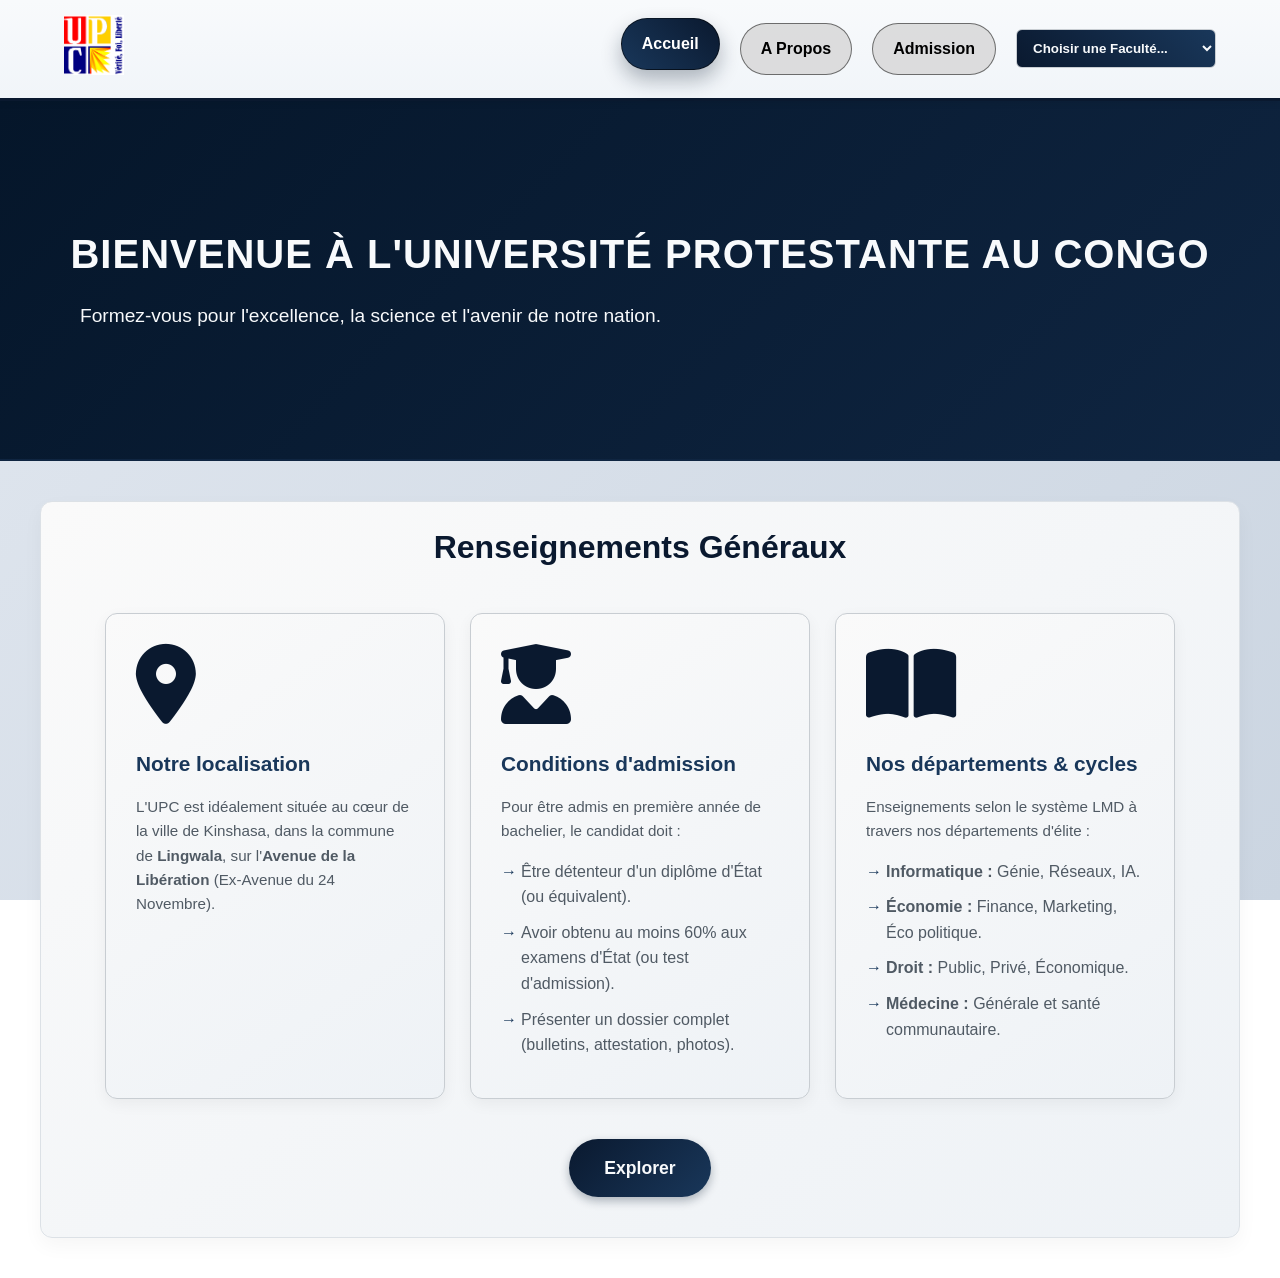
<file: lastproject/index.html>
<!DOCTYPE html>
<html lang="fr">
<head>
    <meta charset="UTF-8">
    <meta name="viewport" content="width=device-width, initial-scale=1.0">
    <title>UPC - Renseignements</title>
    <link rel="stylesheet" href="https://cdnjs.cloudflare.com/ajax/libs/font-awesome/6.4.0/css/all.min.css">
    <link rel="stylesheet" href="style.css">
</head>
<body>
    <nav class="nav-bar">
        <div class="logo">
            <img src="logoupc.png" alt="Logo de l'Université Protestante au Congo" class="logo-upc">
        </div>
        <ul class="nav-links">
            <li><a href="index.html" class="active">Accueil</a></li>
            <li><a href="apropos.html">A Propos</a></li>
            <li><a href="Conditions.html">Admission</a></li>
            <select class="select-faculte" onchange="if(this.value) window.location.href=this.value;">
                    <option value="" disabled selected>Choisir une Faculté...</option>
                    <option value="Fasi.html">Sciences Informatiques</option> 
                    <option value="Medecine.html">Médecine</option>
                    <option value="Droit.html">Droit</option>
                    <option value="Economie.html">Économie</option>
                    <option value="theologie.html">Théologie</option>
                </select>
        </ul>
    </nav>

    <header class="hero-section">
        <div class="hero-content">
            <h1>BIENVENUE À L'UNIVERSITÉ PROTESTANTE AU CONGO</h1> 
            <p>Formez-vous pour l'excellence, la science et l'avenir de notre nation.</p> 
        </div>
    </header>

    <main class="renseignements container">
        <h2 class="section-title">Renseignements Généraux</h2> 
        
        <div class="renseignements-grid">
            <div class="card impo">
                <div class="card-icon"><i class="fas fa-map-marker-alt fa-2x"></i></div>
                <h3>Notre localisation</h3>
                <p>L'UPC est idéalement située au cœur de la ville de Kinshasa, dans la commune de <strong>Lingwala</strong>, sur l'<strong>Avenue de la Libération</strong> (Ex-Avenue du 24 Novembre).</p>
            </div>

            <div class="card impo">
                <div class="card-icon"><i class="fas fa-user-graduate fa-2x"></i></div>
                <h3>Conditions d'admission</h3> 
                <p>Pour être admis en première année de bachelier, le candidat doit :</p>
                <ul>
                    <li>Être détenteur d'un diplôme d'État (ou équivalent).</li>
                    <li>Avoir obtenu au moins 60% aux examens d'État (ou test d'admission).</li>
                    <li>Présenter un dossier complet (bulletins, attestation, photos).</li>
                </ul>
            </div> 

            <div class="card impo">
                <div class="card-icon"><i class="fas fa-book-open fa-2x"></i></div>
                <h3>Nos départements & cycles</h3>
                <p>Enseignements selon le système LMD à travers nos départements d'élite :</p>
                <ul>
                    <li><strong>Informatique :</strong> Génie, Réseaux, IA.</li>
                    <li><strong>Économie :</strong> Finance, Marketing, Éco politique.</li>
                    <li><strong>Droit :</strong> Public, Privé, Économique.</li> 
                    <li><strong>Médecine :</strong> Générale et santé communautaire.</li>
                </ul>
            </div>
        </div>

        <div class="action-bas container-bouton">
            <a href="apropos.html" class="btn-valider">Explorer</a>
        </div>
    </main>
</body>
</html>
</file>
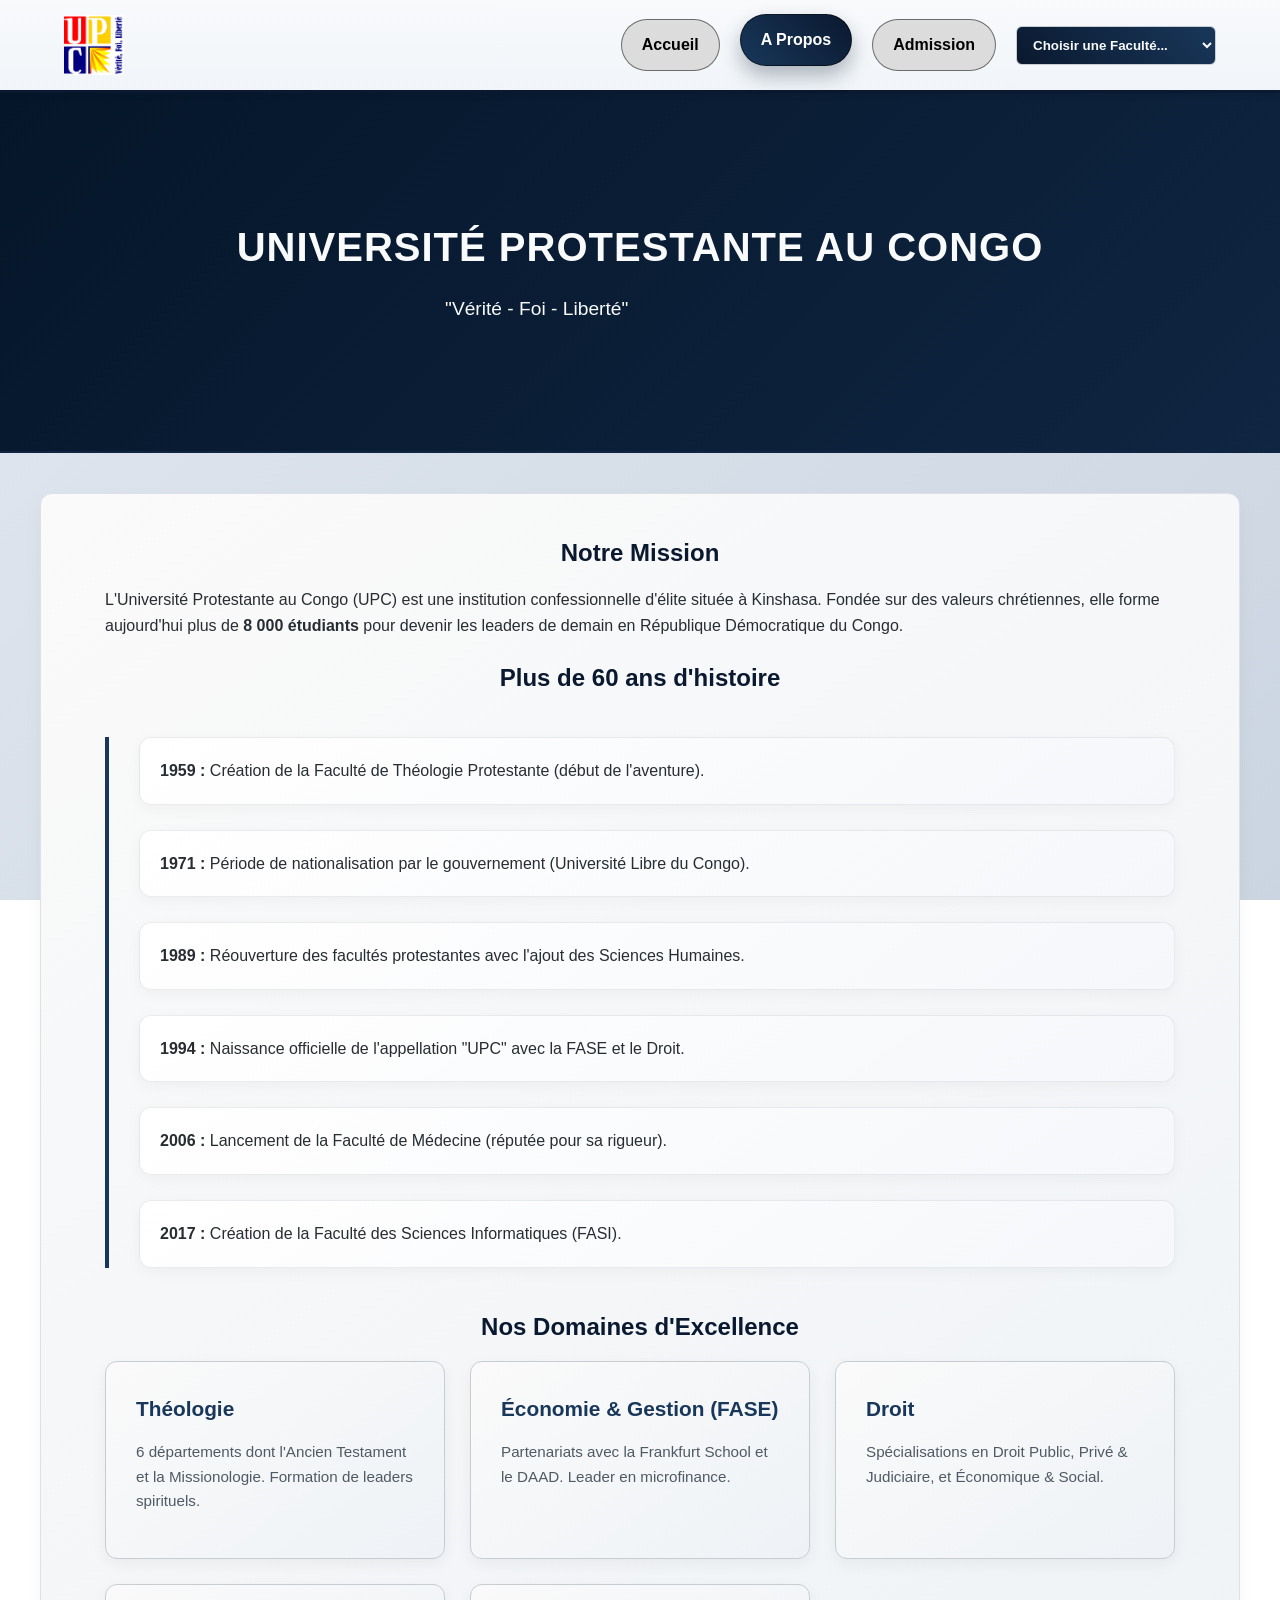
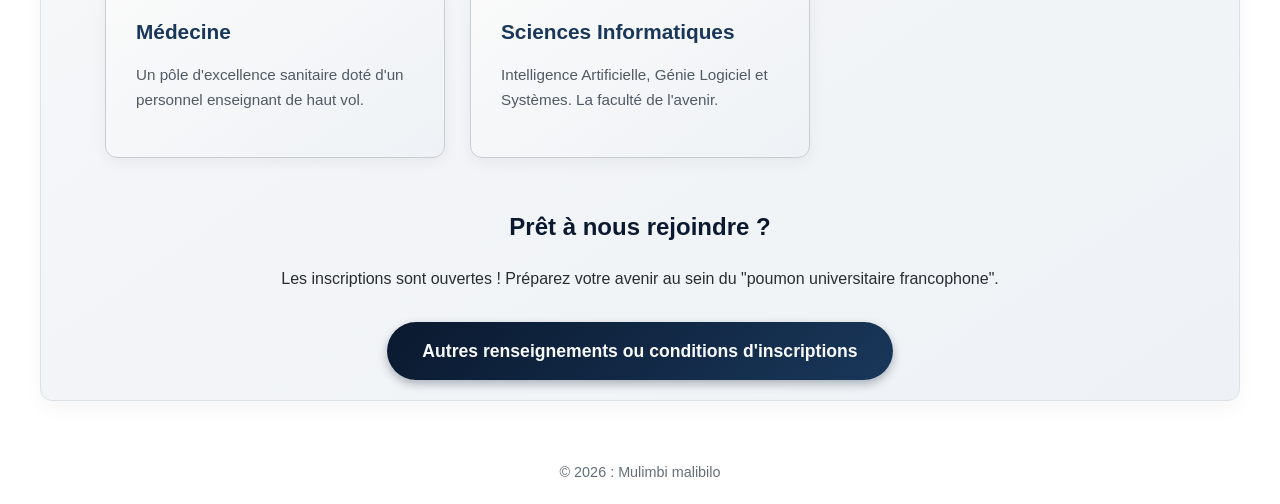
<file: lastproject/apropos.html>
<!DOCTYPE html>
<html lang="fr">
<head>
    <meta charset="UTF-8">
    <meta name="viewport" content="width=device-width, initial-scale=1.0">
    <title>Découvrir l'UPC - Excellence et Foi</title>
    <link rel="stylesheet" href="style.css">
</head>
<body>
   
    <nav class="nav-bar">
        <img src="logoupc.png" alt="Logo de l'Université Protestante au Congo" class="logo-upc">
         <ul class="nav-links">
            <li><a href="index.html">Accueil</a></li>
            <li><a href="apropos.html" class="active">A Propos</a></li>
            <li><a href="Conditions.html">Admission</a></li>
            <select class="select-faculte" onchange="if(this.value) window.location.href=this.value;">
                    <option value="" disabled selected>Choisir une Faculté...</option>
                    <option value="Fasi.html">Sciences Informatiques</option> 
                    <option value="Medecine.html">Médecine</option>
                    <option value="Droit.html">Droit</option>
                    <option value="Economie.html">Économie</option>
                    <option value="theologie.html">Théologie</option>
                </select>
        </ul>
    </nav>
    </nav>

    <header class="hero-section fade-in">
        <div class="hero-content">
            <h1>Université Protestante au Congo</h1>
            <p>"Vérité - Foi - Liberté"</p>
        </div>
    </header>

    <main class="container">
        
        <section class="intro slide-up">
            <h2 class="title">Notre Mission</h2>
            <p>L'Université Protestante au Congo (UPC) est une institution confessionnelle d'élite située à Kinshasa. Fondée sur des valeurs chrétiennes, elle forme aujourd'hui plus de <strong>8 000 étudiants</strong> pour devenir les leaders de demain en République Démocratique du Congo.</p>
        </section>

        <section class="history">
            <h2 class="title">Plus de 60 ans d'histoire</h2>
            <div class="temps">
                <div class="etape">
                    <strong>1959 :</strong> Création de la Faculté de Théologie Protestante (début de l'aventure).
                </div>
                <div class="etape">
                    <strong>1971 :</strong> Période de nationalisation par le gouvernement (Université Libre du Congo).
                </div>
                <div class="etape">
                    <strong>1989 :</strong> Réouverture des facultés protestantes avec l'ajout des Sciences Humaines.
                </div>
                <div class="etape">
                    <strong>1994 :</strong> Naissance officielle de l'appellation "UPC" avec la FASE et le Droit.
                </div>
                <div class="etape">
                    <strong>2006 :</strong> Lancement de la Faculté de Médecine (réputée pour sa rigueur).
                </div>
                <div class="etape">
                    <strong>2017 :</strong> Création de la Faculté des Sciences Informatiques (FASI).
                </div>
            </div>
        </section>

        <section class="facultés">
            <h2 class="title">Nos Domaines d'Excellence</h2>
            <div class="grid">
                <div class="facultétheologie">
                    <h3>Théologie</h3>
                    <p>6 départements dont l'Ancien Testament et la Missionologie. Formation de leaders spirituels.</p>
                </div>
                <div class="facultéfase">
                    <h3>Économie & Gestion (FASE)</h3>
                    <p>Partenariats avec la Frankfurt School et le DAAD. Leader en microfinance.</p>
                </div>
                <div class="facultédroit">
                    <h3>Droit</h3>
                    <p>Spécialisations en Droit Public, Privé & Judiciaire, et Économique & Social.</p>
                </div>
                <div class="facultémedecine">
                    <h3>Médecine</h3>
                    <p>Un pôle d'excellence sanitaire doté d'un personnel enseignant de haut vol.</p>
                </div>
                <div class="facultéinfo">
                    <h3>Sciences Informatiques</h3>
                    <p>Intelligence Artificielle, Génie Logiciel et Systèmes. La faculté de l'avenir.</p>
                </div>
            </div>
        </section>

        <section class="admission slide-up" style="text-align: center; margin-top: 50px;">
            <h2 class="title" style="text-align: center; margin-bottom: 20px;">Prêt à nous rejoindre ?</h2>
            <p style="margin-bottom: 30px;">Les inscriptions sont ouvertes ! Préparez votre avenir au sein du "poumon universitaire francophone".</p>
            <a href="Conditions.html" class="btn-primary">Autres renseignements ou conditions d'inscriptions</a>
        </section>

    </main>

    <footer style="text-align: center; padding: 20px; color: rgb(100,110,120); font-size: 0.9rem;">
        &copy; 2026 : Mulimbi malibilo
    </footer>
    
</body>
</html>
</file>
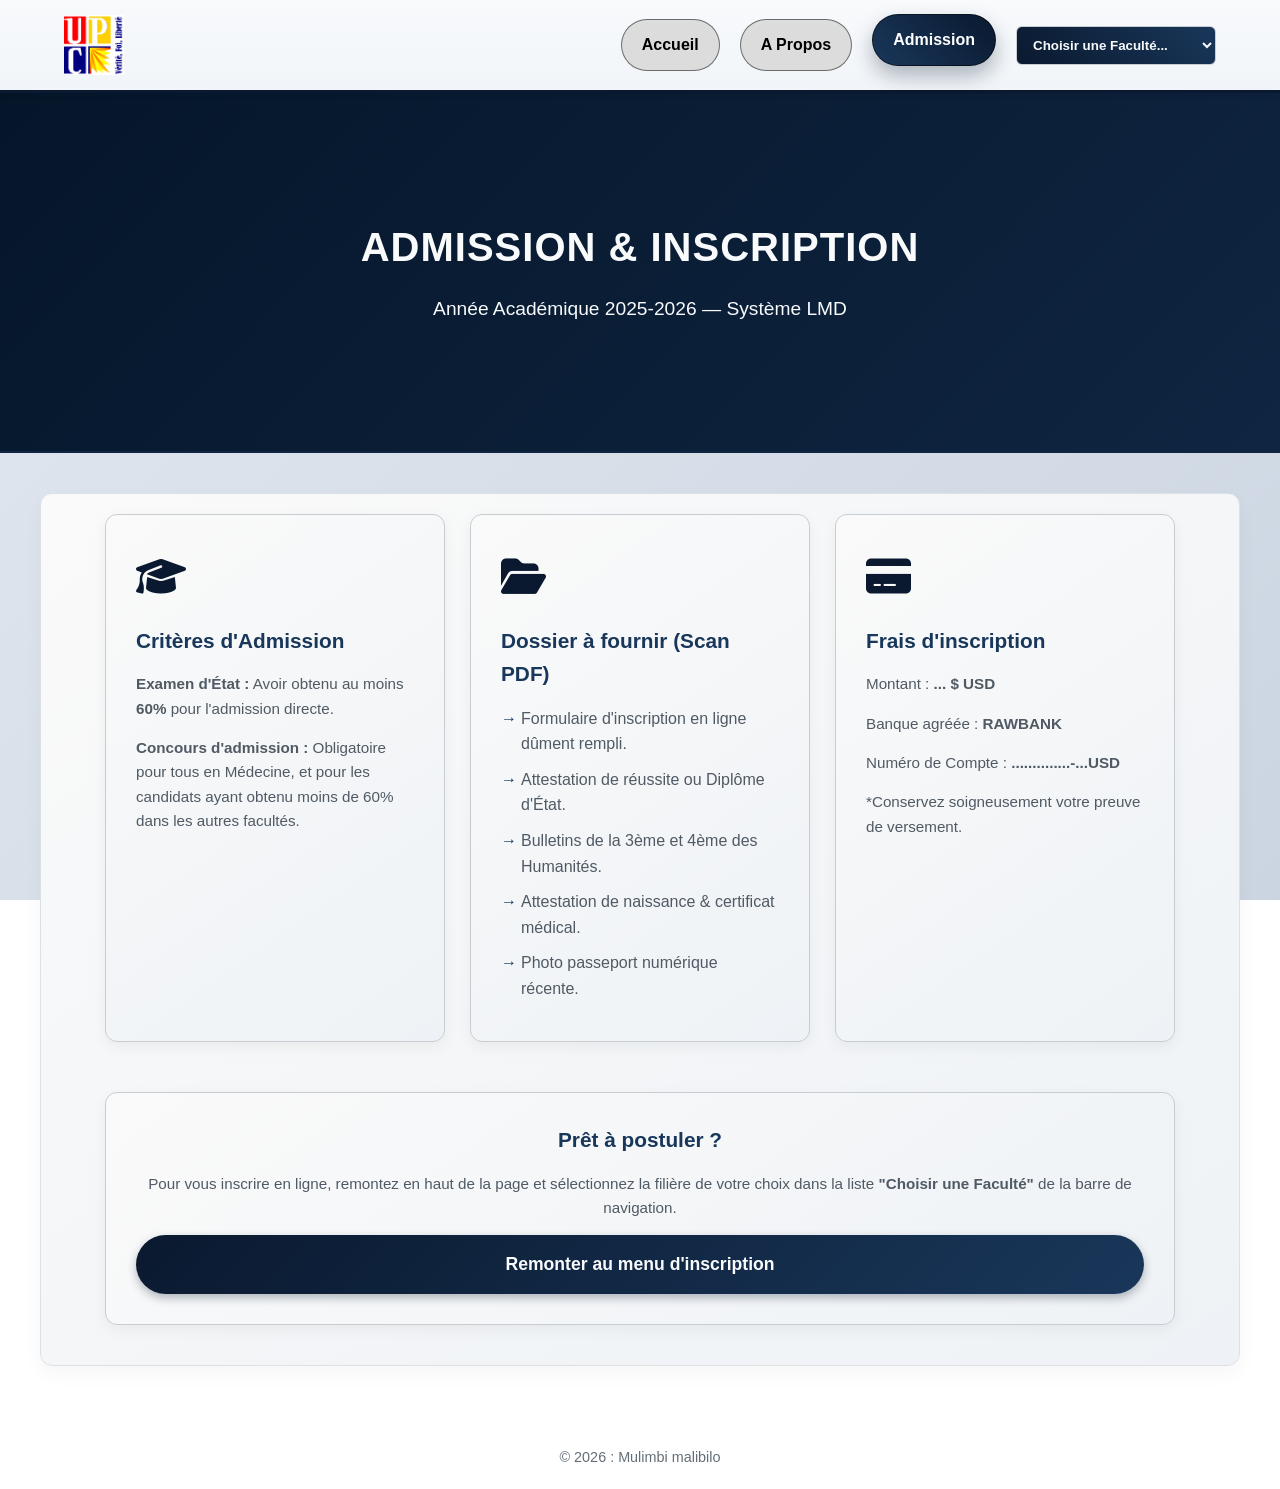
<file: lastproject/Conditions.html>
<!DOCTYPE html>
<html lang="fr">
<head>
    <meta charset="UTF-8">
    <meta name="viewport" content="width=device-width, initial-scale=1.0">
    <title>Admission UPC 2025-2026 - Excellence et Foi</title>
    <link rel="stylesheet" href="https://cdnjs.cloudflare.com/ajax/libs/font-awesome/6.4.0/css/all.min.css">
    <link rel="stylesheet" href="style.css">
</head>
<body>

    <nav class="nav-bar">
        <img src="logoupc.png" alt="Logo de l'Université Protestante au Congo" class="logo-upc">
        <ul class="nav-links">
            <li><a href="index.html">Accueil</a></li>
            <li><a href="apropos.html">A Propos</a></li>
            <li><a href="Conditions.html" class="active">Admission</a></li>
            <select class="select-faculte" onchange="if(this.value) window.location.href=this.value;">
                    <option value="" disabled selected>Choisir une Faculté...</option>
                    <option value="Fasi.html">Sciences Informatiques</option> 
                    <option value="Medecine.html">Médecine</option>
                    <option value="Droit.html">Droit</option>
                    <option value="Economie.html">Économie</option>
                    <option value="theologie.html">Théologie</option>
                </select>
        </ul>
    </nav>
    </nav>

    <header class="hero-section">
        <div class="hero-content">
            <h1>Admission & Inscription</h1>
            <p>Année Académique 2025-2026 — Système LMD</p>
        </div>
    </header>

    <main class="container">
        
        <div class="renseignements-grid slide-up">
            
            <section class="card">
                <div class="card-icon">
                    <i class="fa-solid fa-graduation-cap"></i>
                </div>
                <h3>Critères d'Admission</h3>
                <p><strong>Examen d'État :</strong> Avoir obtenu au moins <strong>60%</strong> pour l'admission directe.</p>
                <p><strong>Concours d'admission :</strong> Obligatoire pour tous en Médecine, et pour les candidats ayant obtenu moins de 60% dans les autres facultés.</p>
            </section>

            <section class="card">
                <div class="card-icon">
                    <i class="fa-solid fa-folder-open"></i>
                </div>
                <h3>Dossier à fournir (Scan PDF)</h3>
                <ul class="dossier-list">
                    <li>Formulaire d'inscription en ligne dûment rempli.</li>
                    <li>Attestation de réussite ou Diplôme d'État.</li>
                    <li>Bulletins de la 3ème et 4ème des Humanités.</li>
                    <li>Attestation de naissance & certificat médical.</li>
                    <li>Photo passeport numérique récente.</li>
                </ul>
            </section>

            <section class="card">
                <div class="card-icon">
                    <i class="fa-solid fa-credit-card"></i>
                </div>
                <h3>Frais d'inscription</h3>
                <p>Montant : <strong>... $ USD</strong></p>
                <p>Banque agréée : <strong>RAWBANK</strong></p>
                <p>Numéro de Compte : <strong>..............-...USD</strong></p>
                <p>*Conservez soigneusement votre preuve de versement.</p>
            </section>

        </div>

        <div class="action-bas slide-up" style="margin-top: 50px;">
            <div class="card">
                <h3>Prêt à postuler ?</h3>
                <p>
                    Pour vous inscrire en ligne, remontez en haut de la page et sélectionnez la filière de votre choix dans la liste <strong>"Choisir une Faculté"</strong> de la barre de navigation.
                </p>
                <a href="#menu-fac" class="btn-primary" style="text-decoration: none;">Remonter au menu d'inscription</a>
            </div>
        </div>
        
    </main>

    <footer style="text-align: center; padding: 40px 20px 20px; color: rgb(100,110,120); font-size: 0.9rem;">
        &copy; 2026 : Mulimbi malibilo
    </footer>

</body>
</html>
</file>
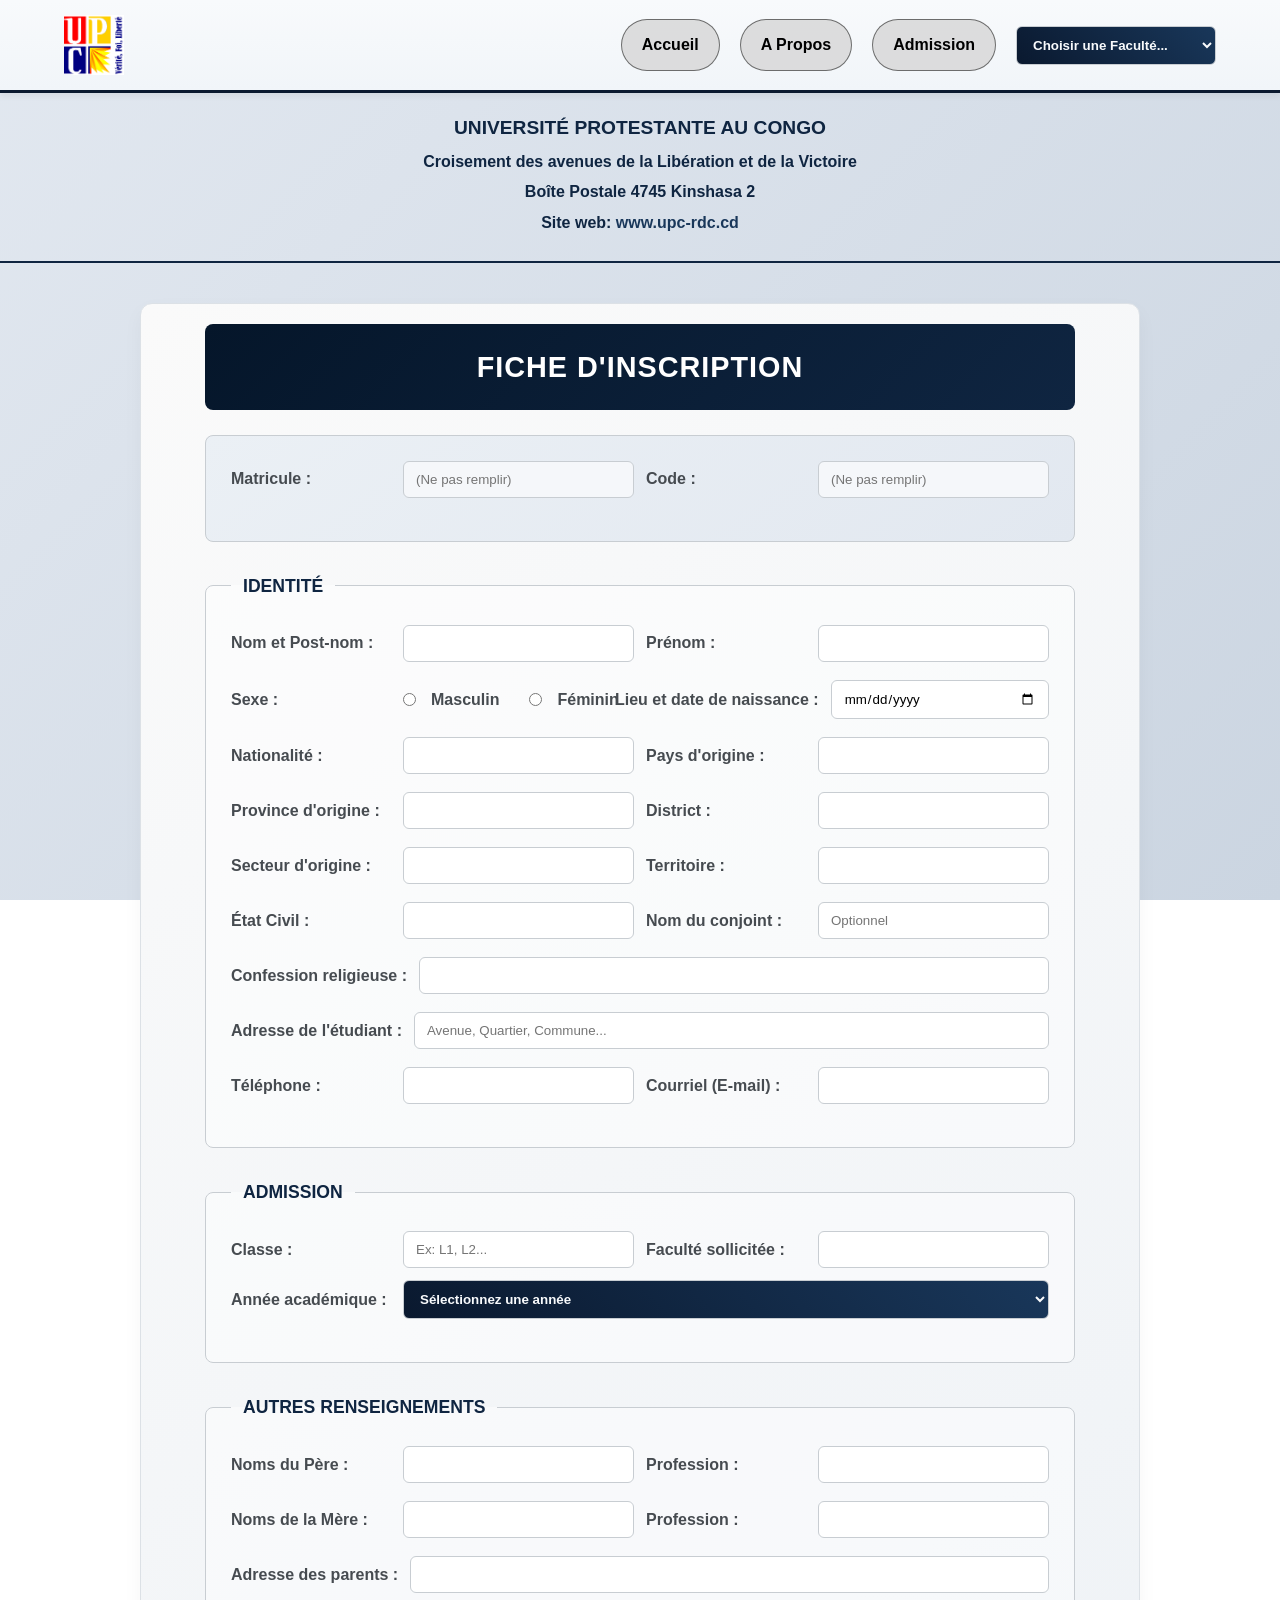
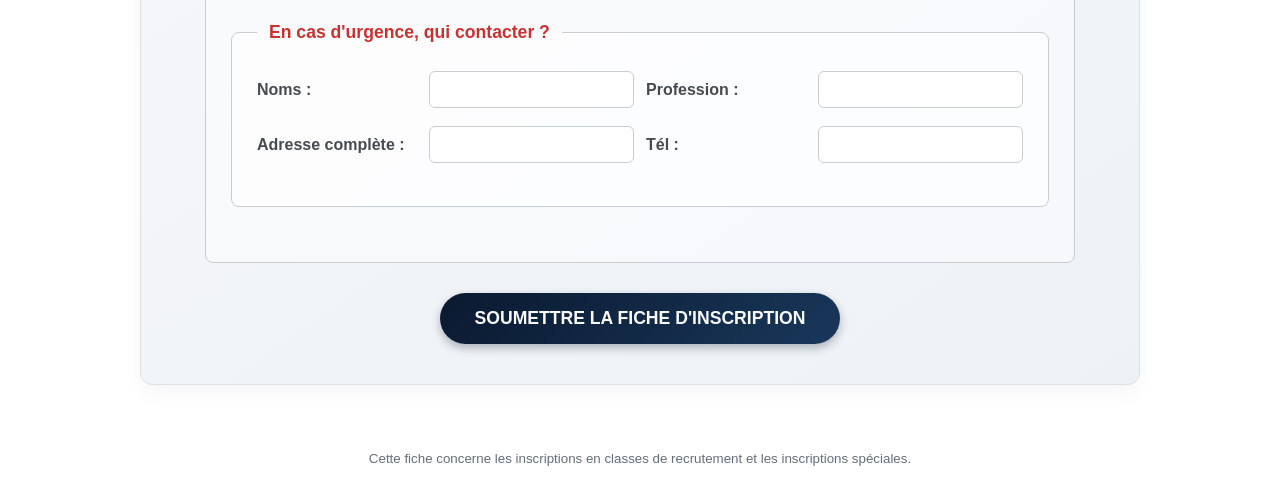
<file: lastproject/Droit.html>
<!DOCTYPE html>
<html lang="fr">
<head>
    <meta charset="UTF-8">
    <meta name="viewport" content="width=device-width, initial-scale=1.0">
    <title>Fiche d'Inscription - UPC</title>
    <link rel="stylesheet" href="style.css">
</head>
<body>
    
    <nav class="nav-bar">
         <img src="logoupc.png" alt="Logo de l'Université Protestante au Congo" class="logo-upc">
       <ul class="nav-links">
            <li><a href="index.html">Accueil</a></li>
            <li><a href="apropos.html">A Propos</a></li>
            <li><a href="Conditions.html">Admission</a></li>
            <select class="select-faculte" onchange="if(this.value) window.location.href=this.value;">
                    <option value="" disabled selected>Choisir une Faculté...</option>
                    <option value="Fasi.html">Sciences Informatiques</option> 
                    <option value="Medecine.html">Médecine</option>
                    <option value="Droit.html">Droit</option>
                    <option value="Economie.html">Économie</option>
                    <option value="theologie.html">Théologie</option>
                </select>
        </ul>
    </nav>

    <header class="fade-in">
        <p style="font-size: 1.2rem; text-transform: uppercase;">Université Protestante au Congo</p>
        <p>Croisement des avenues de la Libération et de la Victoire</p>
        <p>Boîte Postale 4745 Kinshasa 2</p>
        <p>Site web: <a href="http://www.upc-rdc.cd" style="color: rgb(25, 55, 90); text-decoration: none;">www.upc-rdc.cd</a></p>
    </header>

    <main class="slide-up">
        <h1>FICHE D'INSCRIPTION</h1>

        <form action="soumettre.html" method="get">
            
            <fieldset style="background: linear-gradient(145deg, rgb(235, 240, 245), rgb(226, 232, 240));">
                <p>
                    <label for="matricule">Matricule :</label>
                    <input type="text" id="matricule" name="matricule" readonly placeholder="(Ne pas remplir)" style="background-color: rgb(245, 247, 250); cursor: not-allowed;">

                    <label for="code">Code :</label>
                    <input type="text" id="code" name="code" readonly placeholder="(Ne pas remplir)" style="background-color: rgb(245, 247, 250); cursor: not-allowed;">
                </p>
            </fieldset>
    
            <fieldset class="slide-up" style="animation-delay: 0.1s;">
                <legend>IDENTITÉ</legend>
                
                <p>
                    <label for="nom">Nom et Post-nom :</label>
                    <input type="text" id="nom" name="nom" required>
                    
                    <label for="prenom">Prénom :</label>
                    <input type="text" id="prenom" name="prenom" required>
                </p>

                <p>
                    <label>Sexe :</label>
                    <span style="display: flex; gap: 15px; align-items: center; flex: 1; min-width: 200px;">
                        <input type="radio" id="sexe_m" name="sexe" value="M" required style="min-width: auto; flex: none;">
                        <label for="sexe_m" style="min-width: auto; margin-right: 15px;">Masculin</label>
                        
                        <input type="radio" id="sexe_f" name="sexe" value="F" required style="min-width: auto; flex: none;">
                        <label for="sexe_f" style="min-width: auto;">Féminin</label>
                    </span>

                    <label for="naissance">Lieu et date de naissance :</label>
                    <input type="date" id="naissance" name="naissance" required>
                </p>

                <p>
                    <label for="nationalite">Nationalité :</label>
                    <input type="text" id="nationalite" name="nationalite" required>
                    
                    <label for="pays_origine">Pays d'origine :</label>
                    <input type="text" id="pays_origine" name="pays_origine" required>
                </p>

                <p>
                    <label for="province">Province d'origine :</label>
                    <input type="text" id="province" name="province" required>
                    
                    <label for="district">District :</label>
                    <input type="text" id="district" name="district" required>
                </p>

                <p>
                    <label for="secteur">Secteur d'origine :</label>
                    <input type="text" id="secteur" name="secteur" required>
                    
                    <label for="territoire">Territoire :</label>
                    <input type="text" id="territoire" name="territoire" required>
                </p>

                <p>
                    <label for="etat_civil">État Civil :</label>
                    <input type="text" id="etat_civil" name="etat_civil" required>
                    
                    <label for="conjoint">Nom du conjoint :</label>
                    <input type="text" id="conjoint" name="conjoint" placeholder="Optionnel">
                </p>

                <p>
                    <label for="religion">Confession religieuse :</label>
                    <input type="text" id="religion" name="religion" required>
                </p>

                <p>
                    <label for="adresse">Adresse de l'étudiant :</label>
                    <input type="text" id="adresse" name="adresse" required placeholder="Avenue, Quartier, Commune...">
                </p>

                <p>
                    <label for="telephone">Téléphone :</label>
                    <input type="tel" id="telephone" name="telephone" required>
                    
                    <label for="email">Courriel (E-mail) :</label>
                    <input type="email" id="email" name="email" required>
                </p>
            </fieldset>

            <fieldset class="slide-up" style="animation-delay: 0.2s;">
                <legend>ADMISSION</legend>
                <p>
                    <label for="classe">Classe :</label>
                    <input type="text" id="classe" name="classe" required placeholder="Ex: L1, L2...">
                    
                    <label for="faculte">Faculté sollicitée :</label>
                    <input type="text" id="faculte" name="faculte" required>
                    
                    <label for="annee_acad">Année académique :</label>
                    <select id="annee_acad" name="annee_acad" required>
                        <option value="">Sélectionnez une année</option>
                        <option value="2023-2024">2023-2024</option>
                        <option value="2024-2025">2024-2025</option>
                        <option value="2025-2026">2025-2026</option>
                    </select>
                </p>
            </fieldset>
    
            <fieldset class="slide-up" style="animation-delay: 0.3s;">
                <legend>AUTRES RENSEIGNEMENTS</legend>
                
                <p>
                    <label for="pere">Noms du Père :</label>
                    <input type="text" id="pere" name="pere" required>
                    
                    <label for="profession_pere">Profession :</label>
                    <input type="text" id="profession_pere" name="profession_pere" required>
                </p>

                <p>
                    <label for="mere">Noms de la Mère :</label>
                    <input type="text" id="mere" name="mere" required>
                    
                    <label for="profession_mere">Profession :</label>
                    <input type="text" id="profession_mere" name="profession_mere" required>
                </p>

                <p>
                    <label for="adresse_parents">Adresse des parents :</label>
                    <input type="text" id="adresse_parents" name="adresse_parents" required>
                </p>
                
                <fieldset style="margin-top: 25px; background-color: rgba(255,255,255,0.7);">
                    <legend style="color: rgb(200, 50, 50);">En cas d'urgence, qui contacter ?</legend>
                    <p>
                        <label for="urgence_nom">Noms :</label>
                        <input type="text" id="urgence_nom" name="urgence_nom" required>
                        
                        <label for="urgence_profession">Profession :</label>
                        <input type="text" id="urgence_profession" name="urgence_profession" required>
                    </p>
                    <p>
                        <label for="urgence_adresse">Adresse complète :</label>
                        <input type="text" id="urgence_adresse" name="urgence_adresse" required>
                        
                        <label for="urgence_tel">Tél :</label>
                        <input type="tel" id="urgence_tel" name="urgence_tel" required>
                    </p>
                </fieldset>
            </fieldset>
        
            <div class="container-bouton slide-up" style="animation-delay: 0.4s;">
                <button type="submit" class="btn-valider">SOUMETTRE LA FICHE D'INSCRIPTION</button>
            </div>
        </form>
    </main>

    <footer style="text-align: center; padding: 20px; color: rgb(100,110,120);">
        <p><small>Cette fiche concerne les inscriptions en classes de recrutement et les inscriptions spéciales.</small></p>
    </footer>

</body>
</html>
</file>
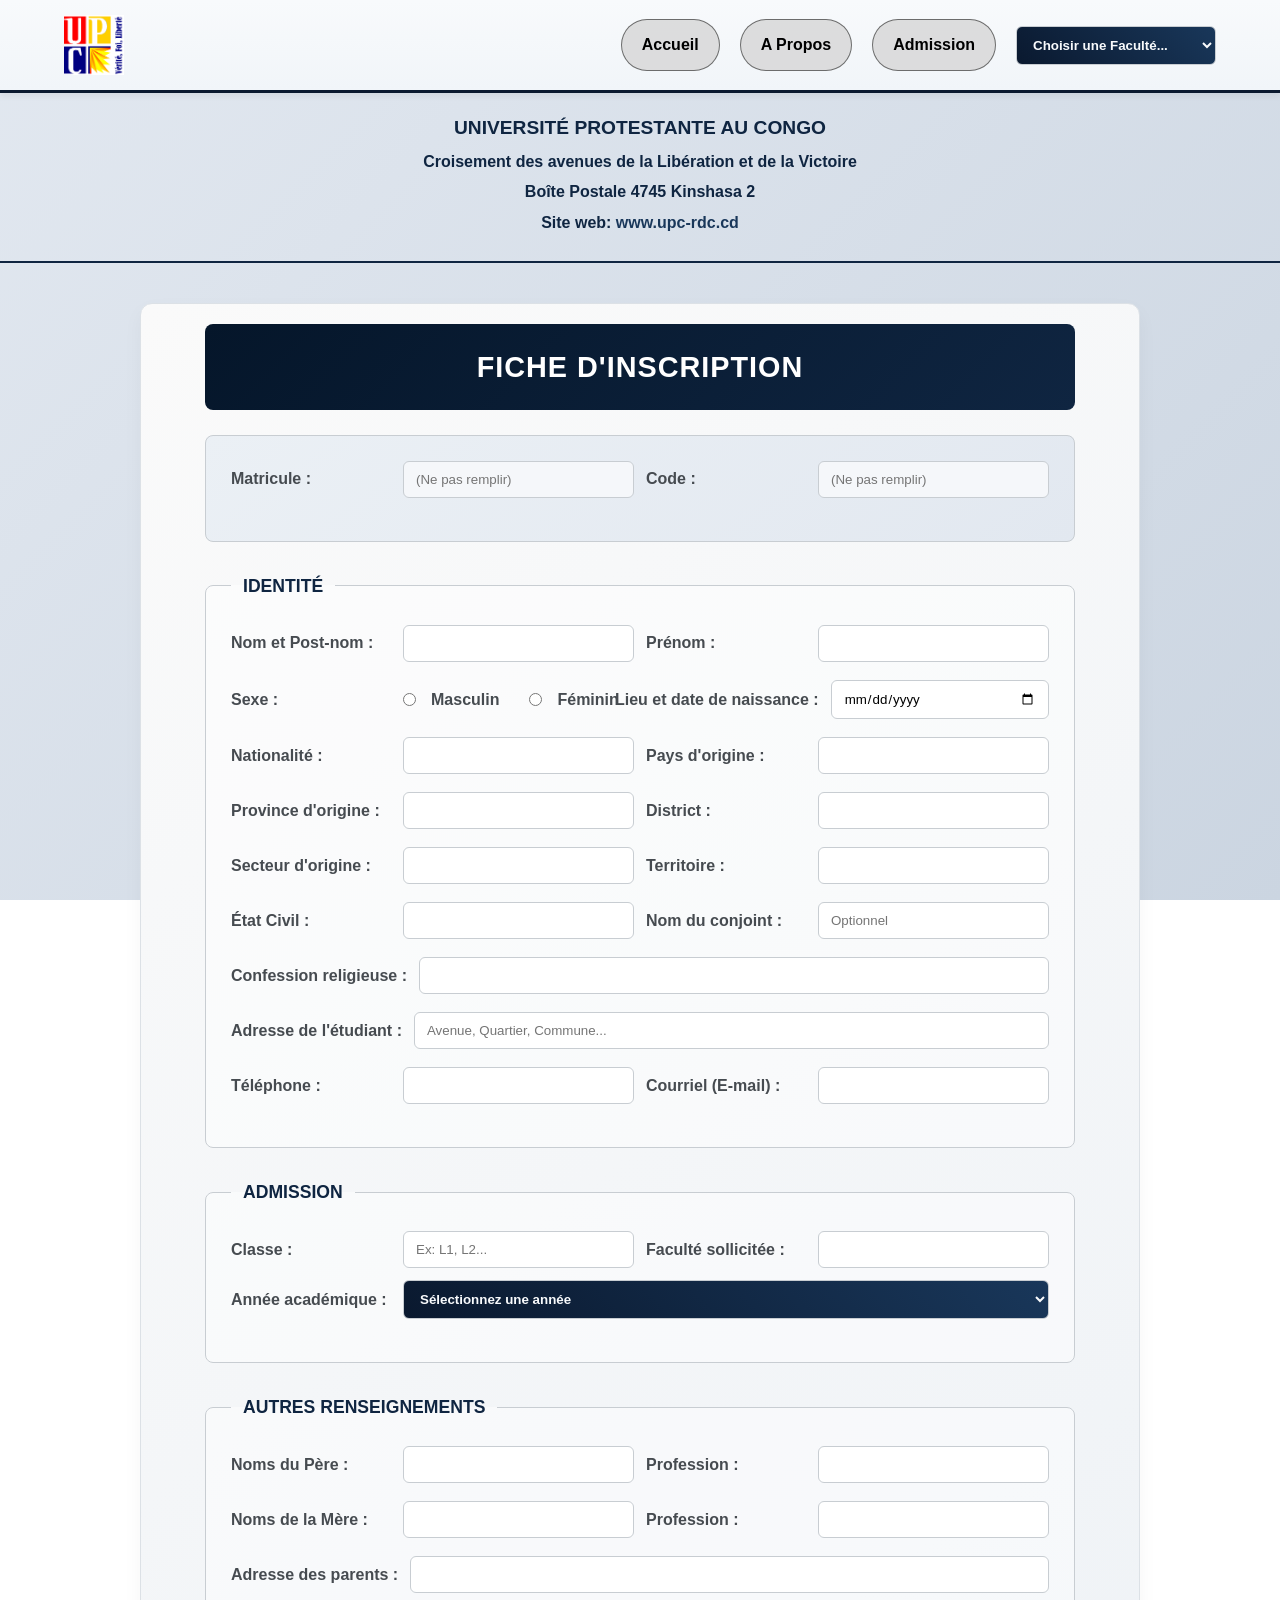
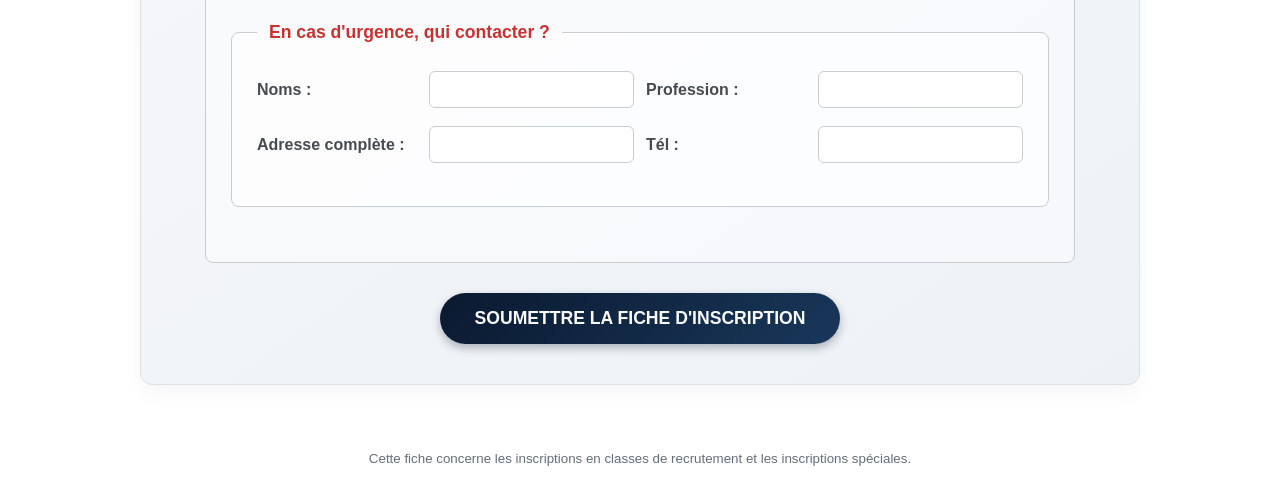
<file: lastproject/Fasi.html>
<!DOCTYPE html>
<html lang="fr">
<head>
    <meta charset="UTF-8">
    <meta name="viewport" content="width=device-width, initial-scale=1.0">
    <title>Fiche d'Inscription - UPC</title>
    <link rel="stylesheet" href="style.css">
</head>
<body>
    
    <nav class="nav-bar">
         <img src="logoupc.png" alt="Logo de l'Université Protestante au Congo" class="logo-upc">
        <ul class="nav-links">
            <li><a href="index.html">Accueil</a></li>
            <li><a href="apropos.html">A Propos</a></li>
            <li><a href="Conditions.html">Admission</a></li>
            <select class="select-faculte" onchange="if(this.value) window.location.href=this.value;">
                    <option value="" disabled selected>Choisir une Faculté...</option>
                    <option value="Fasi.html">Sciences Informatiques</option> 
                    <option value="Medecine.html">Médecine</option>
                    <option value="Droit.html">Droit</option>
                    <option value="Economie.html">Économie</option>
                    <option value="theologie.html">Théologie</option>
                </select>
        </ul>
    </nav>

    <header class="fade-in">
        <p style="font-size: 1.2rem; text-transform: uppercase;">Université Protestante au Congo</p>
        <p>Croisement des avenues de la Libération et de la Victoire</p>
        <p>Boîte Postale 4745 Kinshasa 2</p>
        <p>Site web: <a href="http://www.upc-rdc.cd" style="color: rgb(25, 55, 90); text-decoration: none;">www.upc-rdc.cd</a></p>
    </header>

    <main class="slide-up">
        <h1>FICHE D'INSCRIPTION</h1>

        <form action="soumettre.html" method="get">
            
            <fieldset style="background: linear-gradient(145deg, rgb(235, 240, 245), rgb(226, 232, 240));">
                <p>
                    <label for="matricule">Matricule :</label>
                    <input type="text" id="matricule" name="matricule" readonly placeholder="(Ne pas remplir)" style="background-color: rgb(245, 247, 250); cursor: not-allowed;">

                    <label for="code">Code :</label>
                    <input type="text" id="code" name="code" readonly placeholder="(Ne pas remplir)" style="background-color: rgb(245, 247, 250); cursor: not-allowed;">
                </p>
            </fieldset>
    
            <fieldset class="slide-up" style="animation-delay: 0.1s;">
                <legend>IDENTITÉ</legend>
                
                <p>
                    <label for="nom">Nom et Post-nom :</label>
                    <input type="text" id="nom" name="nom" required>
                    
                    <label for="prenom">Prénom :</label>
                    <input type="text" id="prenom" name="prenom" required>
                </p>

                <p>
                    <label class="non">Sexe :</label>
                    <span style="display: flex; gap: 15px; align-items: center; flex: 1; min-width: 200px;">
                        <input type="radio" id="sexe_m" name="sexe" value="M" required style="min-width: auto; flex: none;">
                        <label class="non"for="sexe_m" style="min-width: auto; margin-right: 15px;">Masculin</label>
                        
                        <input type="radio" id="sexe_f" name="sexe" value="F" required style="min-width: auto; flex: none;">
                        <label class="non" for="sexe_f" style="min-width: auto;">Féminin</label>
                    </span>

                    <label for="naissance">Lieu et date de naissance :</label>
                    <input type="date" id="naissance" name="naissance" required>
                </p>

                <p>
                    <label for="nationalite">Nationalité :</label>
                    <input type="text" id="nationalite" name="nationalite" required>
                    
                    <label for="pays_origine">Pays d'origine :</label>
                    <input type="text" id="pays_origine" name="pays_origine" required>
                </p>

                <p>
                    <label for="province">Province d'origine :</label>
                    <input type="text" id="province" name="province" required>
                    
                    <label for="district">District :</label>
                    <input type="text" id="district" name="district" required>
                </p>

                <p>
                    <label for="secteur">Secteur d'origine :</label>
                    <input type="text" id="secteur" name="secteur" required>
                    
                    <label for="territoire">Territoire :</label>
                    <input type="text" id="territoire" name="territoire" required>
                </p>

                <p>
                    <label for="etat_civil">État Civil :</label>
                    <input type="text" id="etat_civil" name="etat_civil" required>
                    
                    <label for="conjoint">Nom du conjoint :</label>
                    <input type="text" id="conjoint" name="conjoint" placeholder="Optionnel">
                </p>

                <p>
                    <label for="religion">Confession religieuse :</label>
                    <input type="text" id="religion" name="religion" required>
                </p>

                <p>
                    <label for="adresse">Adresse de l'étudiant :</label>
                    <input type="text" id="adresse" name="adresse" required placeholder="Avenue, Quartier, Commune...">
                </p>

                <p>
                    <label for="telephone">Téléphone :</label>
                    <input type="tel" id="telephone" name="telephone" required>
                    
                    <label for="email">Courriel (E-mail) :</label>
                    <input type="email" id="email" name="email" required>
                </p>
            </fieldset>

            <fieldset class="slide-up" style="animation-delay: 0.2s;">
                <legend>ADMISSION</legend>
                <p>
                    <label for="classe">Classe :</label>
                    <input type="text" id="classe" name="classe" required placeholder="Ex: L1, L2...">
                    
                    <label for="faculte">Faculté sollicitée :</label>
                    <input type="text" id="faculte" name="faculte" required>
                    
                    <label for="annee_acad">Année académique :</label>
                    <select id="annee_acad" name="annee_acad" required>
                        <option value="">Sélectionnez une année</option>
                        <option value="2023-2024">2023-2024</option>
                        <option value="2024-2025">2024-2025</option>
                        <option value="2025-2026">2025-2026</option>
                    </select>
                </p>
            </fieldset>
    
            <fieldset class="slide-up" style="animation-delay: 0.3s;">
                <legend>AUTRES RENSEIGNEMENTS</legend>
                
                <p>
                    <label for="pere">Noms du Père :</label>
                    <input type="text" id="pere" name="pere" required>
                    
                    <label for="profession_pere">Profession :</label>
                    <input type="text" id="profession_pere" name="profession_pere" required>
                </p>

                <p>
                    <label for="mere">Noms de la Mère :</label>
                    <input type="text" id="mere" name="mere" required>
                    
                    <label for="profession_mere">Profession :</label>
                    <input type="text" id="profession_mere" name="profession_mere" required>
                </p>

                <p>
                    <label for="adresse_parents">Adresse des parents :</label>
                    <input type="text" id="adresse_parents" name="adresse_parents" required>
                </p>
                
                <fieldset style="margin-top: 25px; background-color: rgba(255,255,255,0.7);">
                    <legend style="color: rgb(200, 50, 50);">En cas d'urgence, qui contacter ?</legend>
                    <p>
                        <label for="urgence_nom">Noms :</label>
                        <input type="text" id="urgence_nom" name="urgence_nom" required>
                        
                        <label for="urgence_profession">Profession :</label>
                        <input type="text" id="urgence_profession" name="urgence_profession" required>
                    </p>
                    <p>
                        <label for="urgence_adresse">Adresse complète :</label>
                        <input type="text" id="urgence_adresse" name="urgence_adresse" required>
                        
                        <label for="urgence_tel">Tél :</label>
                        <input type="tel" id="urgence_tel" name="urgence_tel" required>
                    </p>
                </fieldset>
            </fieldset>
        
            <div class="container-bouton slide-up" style="animation-delay: 0.4s;">
                <button type="submit" class="btn-valider">SOUMETTRE LA FICHE D'INSCRIPTION</button>
            </div>
        </form>
    </main>

    <footer style="text-align: center; padding: 20px; color: rgb(100,110,120);">
        <p><small>Cette fiche concerne les inscriptions en classes de recrutement et les inscriptions spéciales.</small></p>
    </footer>

</body>
</html>
</file>
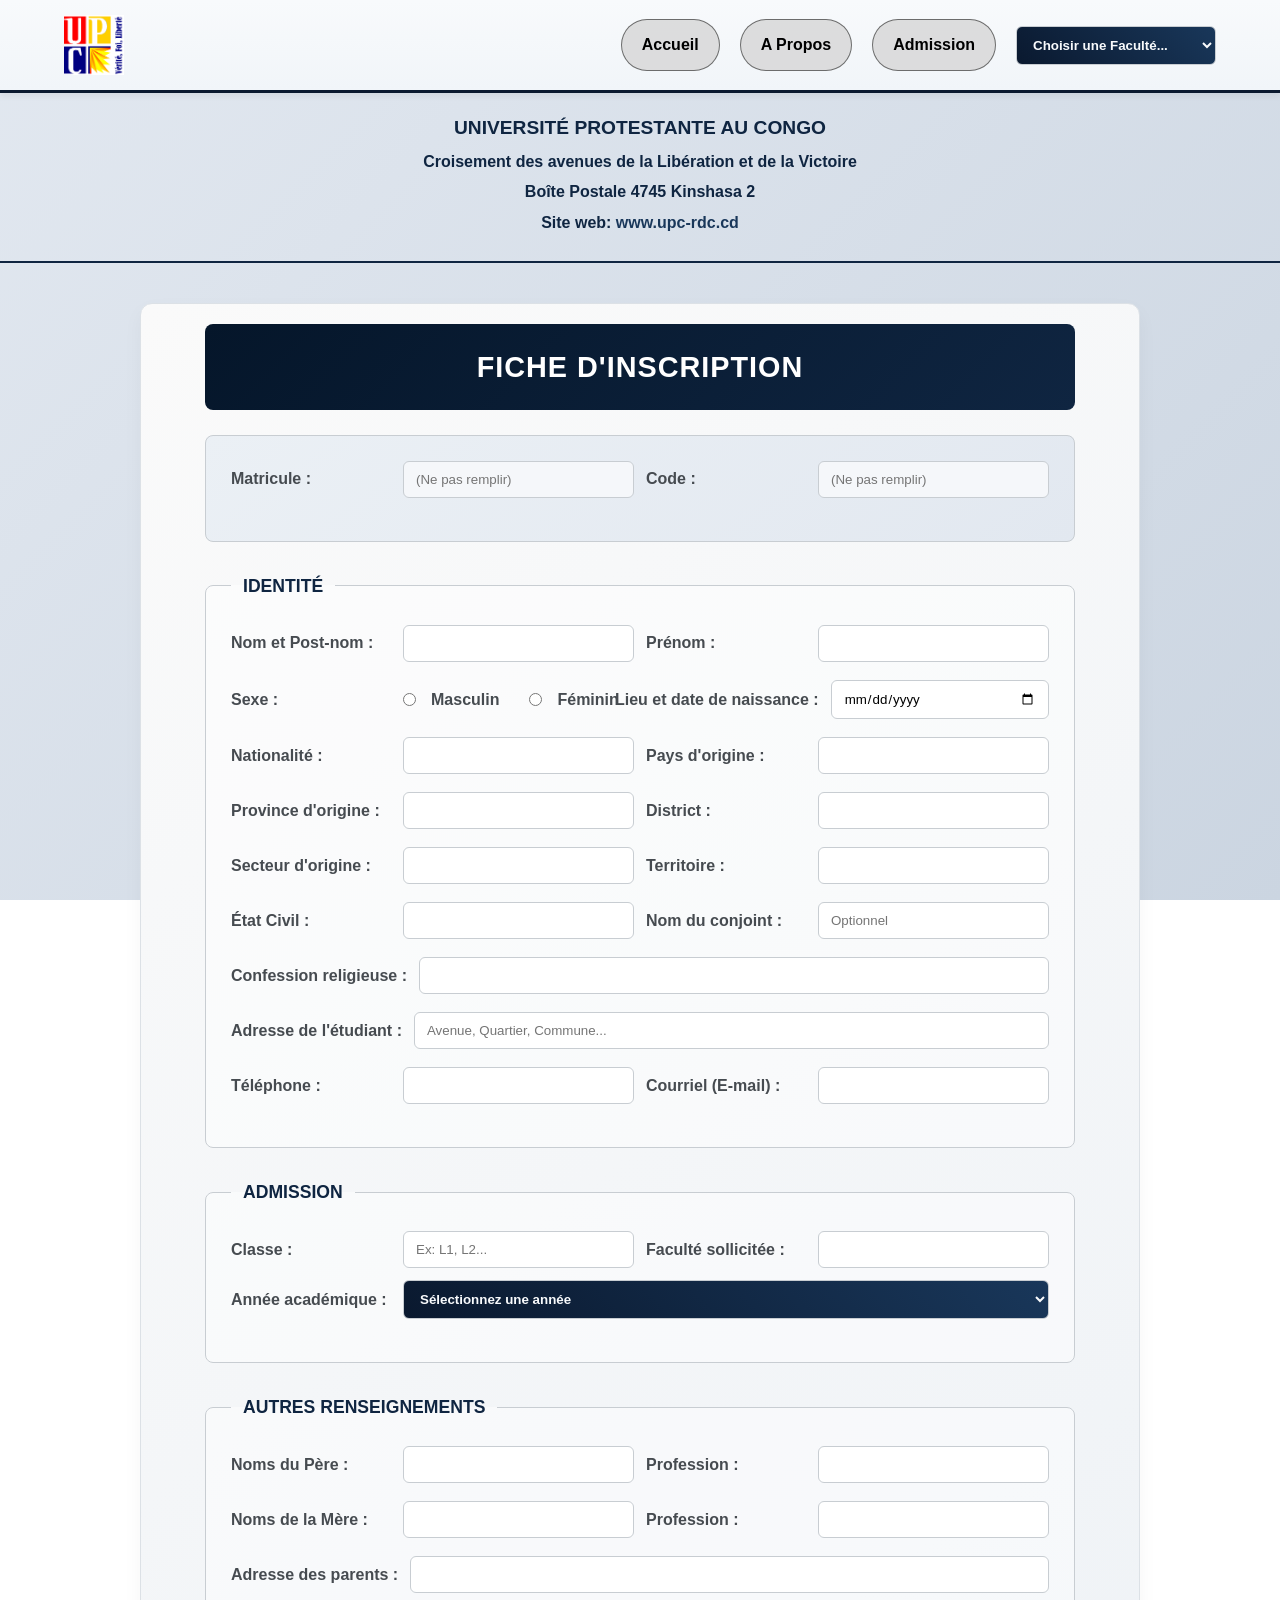
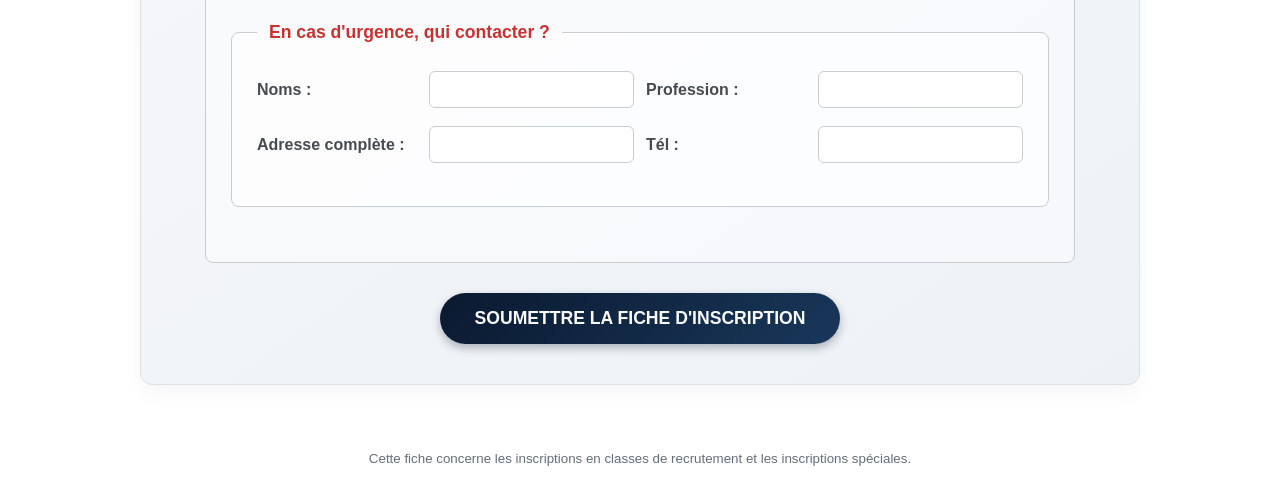
<file: lastproject/Medecine.html>
<!DOCTYPE html>
<html lang="fr">
<head>
    <meta charset="UTF-8">
    <meta name="viewport" content="width=device-width, initial-scale=1.0">
    <title>Fiche d'Inscription - UPC</title>
    <link rel="stylesheet" href="style.css">
</head>
<body>
    
    <nav class="nav-bar">
         <img src="logoupc.png" alt="Logo de l'Université Protestante au Congo" class="logo-upc">
      <ul class="nav-links">
            <li><a href="index.html">Accueil</a></li>
            <li><a href="apropos.html">A Propos</a></li>
            <li><a href="Conditions.html">Admission</a></li>
            <select class="select-faculte" onchange="if(this.value) window.location.href=this.value;">
                    <option value="" disabled selected>Choisir une Faculté...</option>
                    <option value="Fasi.html">Sciences Informatiques</option> 
                    <option value="Medecine.html">Médecine</option>
                    <option value="Droit.html">Droit</option>
                    <option value="Economie.html">Économie</option>
                    <option value="theologie.html">Théologie</option>
                </select>
        </ul>
    </nav>

    <header class="fade-in">
        <p style="font-size: 1.2rem; text-transform: uppercase;">Université Protestante au Congo</p>
        <p>Croisement des avenues de la Libération et de la Victoire</p>
        <p>Boîte Postale 4745 Kinshasa 2</p>
        <p>Site web: <a href="http://www.upc-rdc.cd" style="color: rgb(25, 55, 90); text-decoration: none;">www.upc-rdc.cd</a></p>
    </header>

    <main class="slide-up">
        <h1>FICHE D'INSCRIPTION</h1>

        <form action="soumettre.html" method="get">
            
            <fieldset style="background: linear-gradient(145deg, rgb(235, 240, 245), rgb(226, 232, 240));">
                <p>
                    <label for="matricule">Matricule :</label>
                    <input type="text" id="matricule" name="matricule" readonly placeholder="(Ne pas remplir)" style="background-color: rgb(245, 247, 250); cursor: not-allowed;">

                    <label for="code">Code :</label>
                    <input type="text" id="code" name="code" readonly placeholder="(Ne pas remplir)" style="background-color: rgb(245, 247, 250); cursor: not-allowed;">
                </p>
            </fieldset>
    
            <fieldset class="slide-up" style="animation-delay: 0.1s;">
                <legend>IDENTITÉ</legend>
                
                <p>
                    <label for="nom">Nom et Post-nom :</label>
                    <input type="text" id="nom" name="nom" required>
                    
                    <label for="prenom">Prénom :</label>
                    <input type="text" id="prenom" name="prenom" required>
                </p>

                <p>
                    <label>Sexe :</label>
                    <span style="display: flex; gap: 15px; align-items: center; flex: 1; min-width: 200px;">
                        <input type="radio" id="sexe_m" name="sexe" value="M" required style="min-width: auto; flex: none;">
                        <label for="sexe_m" style="min-width: auto; margin-right: 15px;">Masculin</label>
                        
                        <input type="radio" id="sexe_f" name="sexe" value="F" required style="min-width: auto; flex: none;">
                        <label for="sexe_f" style="min-width: auto;">Féminin</label>
                    </span>

                    <label for="naissance">Lieu et date de naissance :</label>
                    <input type="date" id="naissance" name="naissance" required>
                </p>

                <p>
                    <label for="nationalite">Nationalité :</label>
                    <input type="text" id="nationalite" name="nationalite" required>
                    
                    <label for="pays_origine">Pays d'origine :</label>
                    <input type="text" id="pays_origine" name="pays_origine" required>
                </p>

                <p>
                    <label for="province">Province d'origine :</label>
                    <input type="text" id="province" name="province" required>
                    
                    <label for="district">District :</label>
                    <input type="text" id="district" name="district" required>
                </p>

                <p>
                    <label for="secteur">Secteur d'origine :</label>
                    <input type="text" id="secteur" name="secteur" required>
                    
                    <label for="territoire">Territoire :</label>
                    <input type="text" id="territoire" name="territoire" required>
                </p>

                <p>
                    <label for="etat_civil">État Civil :</label>
                    <input type="text" id="etat_civil" name="etat_civil" required>
                    
                    <label for="conjoint">Nom du conjoint :</label>
                    <input type="text" id="conjoint" name="conjoint" placeholder="Optionnel">
                </p>

                <p>
                    <label for="religion">Confession religieuse :</label>
                    <input type="text" id="religion" name="religion" required>
                </p>

                <p>
                    <label for="adresse">Adresse de l'étudiant :</label>
                    <input type="text" id="adresse" name="adresse" required placeholder="Avenue, Quartier, Commune...">
                </p>

                <p>
                    <label for="telephone">Téléphone :</label>
                    <input type="tel" id="telephone" name="telephone" required>
                    
                    <label for="email">Courriel (E-mail) :</label>
                    <input type="email" id="email" name="email" required>
                </p>
            </fieldset>

            <fieldset class="slide-up" style="animation-delay: 0.2s;">
                <legend>ADMISSION</legend>
                <p>
                    <label for="classe">Classe :</label>
                    <input type="text" id="classe" name="classe" required placeholder="Ex: L1, L2...">
                    
                    <label for="faculte">Faculté sollicitée :</label>
                    <input type="text" id="faculte" name="faculte" required>
                    
                    <label for="annee_acad">Année académique :</label>
                    <select id="annee_acad" name="annee_acad" required>
                        <option value="">Sélectionnez une année</option>
                        <option value="2023-2024">2023-2024</option>
                        <option value="2024-2025">2024-2025</option>
                        <option value="2025-2026">2025-2026</option>
                    </select>
                </p>
            </fieldset>
    
            <fieldset class="slide-up" style="animation-delay: 0.3s;">
                <legend>AUTRES RENSEIGNEMENTS</legend>
                
                <p>
                    <label for="pere">Noms du Père :</label>
                    <input type="text" id="pere" name="pere" required>
                    
                    <label for="profession_pere">Profession :</label>
                    <input type="text" id="profession_pere" name="profession_pere" required>
                </p>

                <p>
                    <label for="mere">Noms de la Mère :</label>
                    <input type="text" id="mere" name="mere" required>
                    
                    <label for="profession_mere">Profession :</label>
                    <input type="text" id="profession_mere" name="profession_mere" required>
                </p>

                <p>
                    <label for="adresse_parents">Adresse des parents :</label>
                    <input type="text" id="adresse_parents" name="adresse_parents" required>
                </p>
                
                <fieldset style="margin-top: 25px; background-color: rgba(255,255,255,0.7);">
                    <legend style="color: rgb(200, 50, 50);">En cas d'urgence, qui contacter ?</legend>
                    <p>
                        <label for="urgence_nom">Noms :</label>
                        <input type="text" id="urgence_nom" name="urgence_nom" required>
                        
                        <label for="urgence_profession">Profession :</label>
                        <input type="text" id="urgence_profession" name="urgence_profession" required>
                    </p>
                    <p>
                        <label for="urgence_adresse">Adresse complète :</label>
                        <input type="text" id="urgence_adresse" name="urgence_adresse" required>
                        
                        <label for="urgence_tel">Tél :</label>
                        <input type="tel" id="urgence_tel" name="urgence_tel" required>
                    </p>
                </fieldset>
            </fieldset>
        
            <div class="container-bouton slide-up" style="animation-delay: 0.4s;">
                <button type="submit" class="btn-valider">SOUMETTRE LA FICHE D'INSCRIPTION</button>
            </div>
        </form>
    </main>

    <footer style="text-align: center; padding: 20px; color: rgb(100,110,120);">
        <p><small>Cette fiche concerne les inscriptions en classes de recrutement et les inscriptions spéciales.</small></p>
    </footer>

</body>
</html>
</file>
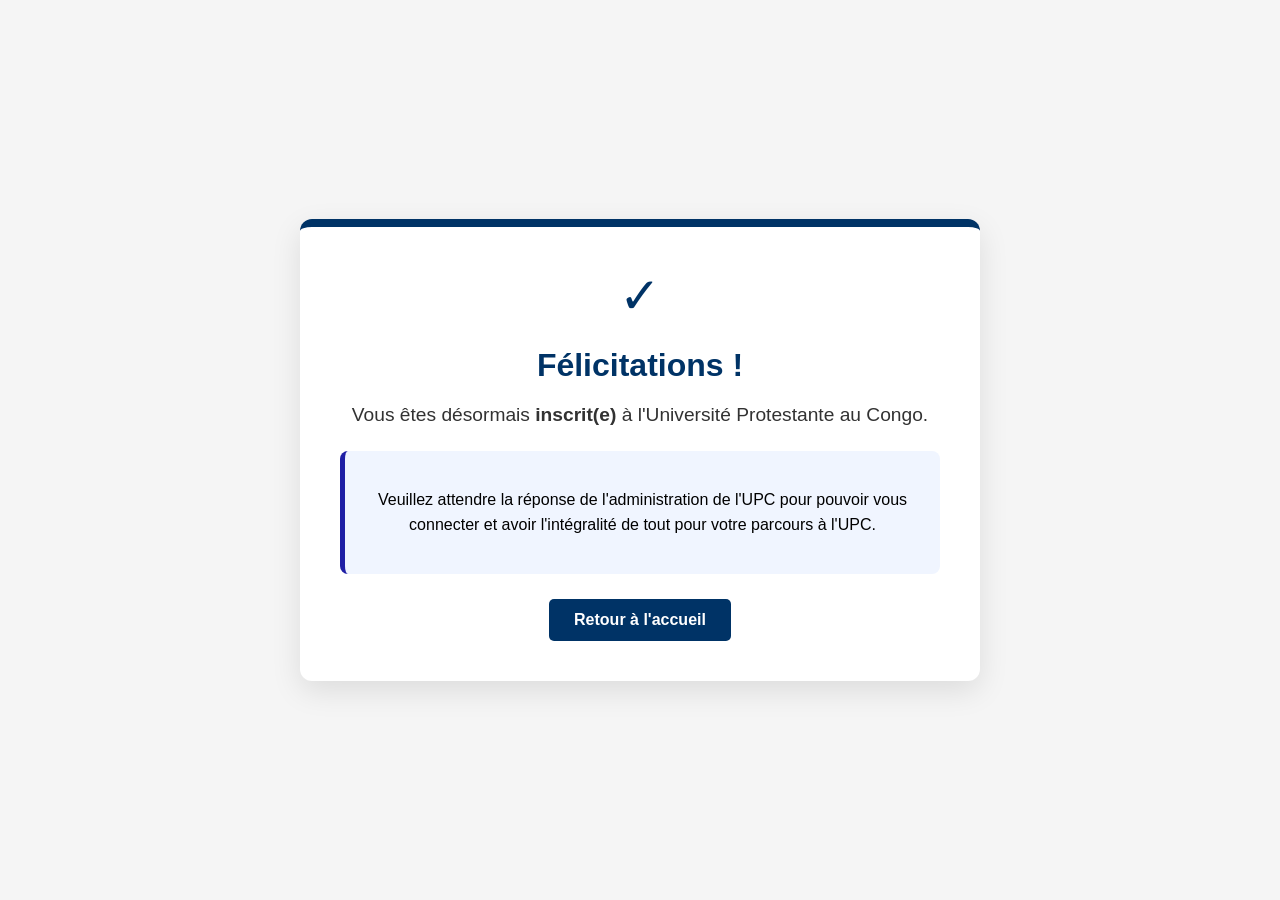
<file: lastproject/soumettre.html>
<!DOCTYPE html>
<html lang="fr">
<head>
    <meta charset="UTF-8">
    <title>Félicitations - UPC</title>
    <link rel="stylesheet" href="style-succes.css">
</head>
<body>

    <div class="confetti">
        <div class="petale"></div>
        <div class="petale"></div>
        <div class="petale"></div>
        <div class="petale"></div>
        <div class="petale"></div>
        <div class="petale"></div>
        <div class="petale"></div>
        <div class="petale"></div>
        <div class="petale"></div>
        <div class="petale"></div>
    </div>

    <main class="success">
        <div class="valide">✓</div>
        <h1>Félicitations !</h1>
        
        <p class="message-principal">
            Vous êtes désormais <strong>inscrit(e)</strong> à l'Université Protestante au Congo.
        </p>

        <div class="info">
            <p>Veuillez attendre la réponse de l'administration de l'UPC pour pouvoir vous connecter et avoir l'intégralité de tout pour votre parcours à l'UPC.</p>
        </div>

        <a href="index.html" class="btn-retour">Retour à l'accueil</a>
    </main>

</body>
</html>
</file>
<file: lastproject/style.css>
* {
    margin: 0;
    padding: 0;
    box-sizing: border-box;
}
body {
    font-family: 'Segoe UI', Tahoma, Geneva, Verdana, sans-serif;
    line-height: 1.6;
    color: rgb(40, 45, 50); 
    background: linear-gradient(135deg, rgb(226, 232, 240), rgb(203, 213, 225));
    background-attachment: fixed; 
    overflow-x: hidden;
}
/* ANIMATIONS */
@keyframes fadeIn {
    from { 
        opacity: 0;
        transform: translateX(-30px);
    }
    to { 
        opacity: 1;
        transform: translateX(0);
    }
}
@keyframes slideUp {
    from { 
        opacity: 0;
        transform: translateY(40px);
    }
    to { 
        opacity: 1;
        transform: translateY(0);
    }
}
/* BARRE DE NAVIGATION */
.nav-bar {
    background: linear-gradient(180deg, rgb(248, 250, 252), rgb(241, 245, 249)); 
    display: flex;
    justify-content: space-between;
    align-items: center;
    padding: 15px 5%;
    border-bottom: 3px solid rgb(10, 25, 47); 
    box-shadow: 0 4px 6px rgba(0,0,0,0.05);
    position: sticky;
    top: 0;
    z-index: 1000;
}
select{
    padding: 10px 15px;
    border-radius: 50px;
    border: 1px solid rgb(200, 205, 210);
    background: linear-gradient(45deg, rgb(10, 25, 47) 0%, rgb(25, 55, 90) 100%);
    color: rgb(248, 250, 252);
    font-weight: bold;
    cursor: pointer;
    transition: all 0.3s ease;
}
select:hover {
    background: linear-gradient(45deg, rgb(25, 55, 90), rgb(10, 25, 47));
    transform: scale(1.05);
}
.active{
    color: white !important;
    transform: translateY(-5px);
    box-shadow: 0 10px 20px rgba(10, 25, 47, 0.3);
    background: linear-gradient(45deg, rgb(25, 55, 90), rgb(10, 25, 47)) !important;
}
option {
    background: rgb(248, 250, 252);
    color: black;
    font-weight: normal;
}
.logo-upc {
    height: 60px;
    transition: transform 0.3s ease;
}
.logo-upc:hover {
    transform: scale(1.05);
}
.nav-links {
    display: flex;
    list-style: none;
    gap: 20px;
    align-items: center;
}
.nav-links a {
    text-decoration: none;
    color: black;
    background: rgba(217, 216, 216, 0.875); 
    font-weight: 600;
    border: 1px solid rgba(0, 0, 0, 0.51);
    font-size: 1rem;
    position: relative;
    padding: 12px 20px;
    border-radius: 50px;
    transition: all 0.3s ease;
    display: inline-block;
}
.nav-links a:hover {
    color: white;
    transform: translateY(-5px);
    box-shadow: 0 10px 20px rgba(10, 25, 47, 0.3);
    background: linear-gradient(45deg, rgb(25, 55, 90), rgb(10, 25, 47));
}
/* SECTION HERO */
.hero-section {
    background: linear-gradient(135deg, rgb(5, 22, 42) 0%, rgb(15, 37, 65) 100%);
    color: rgb(248, 250, 252); 
    padding: 80px 5%;
    text-align: center;
    display: flex;
    flex-direction: column;
    justify-content: center;
    align-items: center;
    min-height: 40vh;
}
.hero-content h1 {
    font-size: 2.5rem;
    margin-bottom: 15px;
    letter-spacing: 1px;
    text-transform: uppercase;
    animation: fadeIn 0.5s ease-in-out forwards;
}
.hero-content p {
    font-size: 1.2rem;
    font-weight: 300;
    max-width: 600px;
    animation: fadeIn 0.5s ease-in-out 0.3s forwards;
    opacity: 0;
}
/* CONTENEURS & GRILLES */
.container, main {
    max-width: 1200px;
    margin: 40px auto;
    padding: 20px 5%;
    animation: slideUp 0.5s ease-out 0.5s forwards;
    opacity: 0;
}
main {
    max-width: 1000px;
    background: linear-gradient(145deg, rgb(250, 250, 250), rgb(238, 242, 246));
    border-radius: 12px;
    box-shadow: 0px 8px 20px rgba(0, 0, 0, 0.04);
    border: 1px solid rgb(220, 225, 230);
}
.section-title, .title {
    color: rgb(10, 25, 47); 
    text-align: center;
    font-size: 2rem;
    margin-bottom: 40px;
    position: relative;
}
/* CORRECTION : Grille auto-responsive au lieu de 3 colonnes fixes */
.renseignements-grid, .grid {
    display: grid;
    grid-template-columns: repeat(3, 1fr);
    gap: 25px;
    margin-bottom: 40px;
}
/* CARTES */
.card, .grid div {
    background: linear-gradient(145deg, rgb(250, 250, 250), rgb(238, 242, 246));
    border-radius: 12px;
    padding: 30px;
    box-shadow: 0 5px 15px rgba(0,0,0,0.05);
    border: 1px solid rgb(200, 205, 210); 
    transition: all 0.4s ease;
    display: flex;
    flex-direction: column;
}
.card:hover, .grid div:hover {
    transform: translateY(-8px);
    background: rgb(10, 25, 47);
    box-shadow: 0 15px 30px rgba(10, 25, 47, 0.15);
    border-color: rgb(10, 25, 47);
}
.card:hover h3, .card:hover p, .card:hover ul li, .card:hover .card-icon,
.grid div:hover h3, .grid div:hover p {
    color: rgb(248, 250, 252);
}
.card-icon {
    font-size: 2.5rem;
    margin-bottom: 15px;
    color: rgb(10, 25, 47); 
}
.card h3, .grid div h3 {
    color: rgb(25, 55, 90); 
    margin-bottom: 15px;
    font-size: 1.3rem;
}
.card p, .grid div p {
    margin-bottom: 15px;
    color: rgb(80, 90, 100); 
    font-size: 0.95rem;
}
.card ul {
    list-style-type: none;
}
.card ul li {
    margin-bottom: 10px;
    position: relative;
    padding-left: 20px;
    color: rgb(80, 90, 100);
}
.card ul li::before {
    content: '→';
    color: rgb(25, 55, 90);
    position: absolute;
    left: 0;
    font-weight: bold;
}
/* BOUTONS D'ACTION */
.action-bas, .container-bouton {
    text-align: center;
    margin: 30px 0 20px 0;
}
.btn-primary, .btn-valider {
    display: inline-block;
    background: linear-gradient(135deg, rgb(10, 25, 47) 0%, rgb(25, 55, 90) 100%);
    color: rgb(248, 250, 252); 
    padding: 15px 35px;
    font-size: 1.1rem;
    font-weight: bold;
    text-decoration: none;
    border-radius: 50px; 
    box-shadow: 0 4px 10px rgba(10, 25, 47, 0.3);
    border: none;
    cursor: pointer;
    transition: all 0.3s ease;
}
.btn-primary:hover, .btn-valider:hover {
    background: linear-gradient(135deg, rgb(5, 15, 30) 0%, rgb(15, 37, 65) 100%);
    transform: scale(1.05);
    box-shadow: 0 6px 15px rgba(10, 25, 47, 0.4);
}
/* FORMULAIRES */
main h1 {
    background: linear-gradient(135deg, rgb(5, 22, 42), rgb(15, 37, 65));
    color: white;
    padding: 20px;
    text-align: center;
    border-radius: 8px;
    margin-bottom: 25px;
    text-transform: uppercase;
    letter-spacing: 1px;
    font-size: 1.8rem;
}
fieldset {
    border: 1px solid rgb(200, 205, 210);
    padding: 25px;
    margin-bottom: 30px;
    border-radius: 8px;
    background-color: rgba(255, 255, 255, 0.4); 
}
legend {
    color: rgb(15, 37, 65); 
    font-weight: bold;
    padding: 0 12px;
    font-size: 1.1em;
}
fieldset p, .form-row {
    margin-bottom: 18px;
    display: flex;
    flex-wrap: wrap;
    gap: 12px;
    align-items: center;
}
label {
    font-weight: bold;
    color: rgb(70, 75, 80);
    min-width: 160px; 
}
input, select {
    flex: 1; 
    min-width: 200px;
    padding: 10px 12px;
    border: 1px solid rgb(200, 205, 210);
    border-radius: 6px;
    font-family: inherit;
    background-color: white;
    transition: all 0.3s ease;
}
input:focus, select:focus {
    outline: none;
    border-color: rgb(15, 37, 65);
    box-shadow: 0 0 8px rgba(15, 37, 65, 0.25);
}
header {
    text-align: center;
    padding: 20px;
    border-bottom: 2px solid rgb(15, 37, 65);
    margin-bottom: 25px;
    color: rgb(15, 37, 65);
    font-weight: bold;
}
header p {
    justify-content: center; 
    margin-bottom: 5px;
}
/* "À PROPOS" */
.temps {
    position: relative; 
    margin: 40px 0; 
    padding-left: 30px; 
    border-left: 4px solid rgb(25, 55, 90); 
}
.title{
    font-size: 1.5rem;
    color: rgb(10, 25, 47); 
    margin-bottom: 15px;
    margin-top: 20px;
}
.etape {
    position: relative; 
    background: linear-gradient(145deg, rgb(255, 255, 255), rgb(245, 247, 250)); 
    margin-bottom: 25px; 
    padding: 20px; 
    border-radius: 12px; 
    box-shadow: 0 4px 15px rgba(0, 0, 0, 0.04); 
    border: 1px solid rgba(200, 205, 210, 0.4); 
    transition: all 0.3s ease; 
    animation: slideUp 0.8s ease-out both;
}
@media (max-width: 768px) {
    .nav-bar { 
        flex-direction: column;
        padding: 15px; 
        gap: 15px;
    }
    .nav-links { 
        flex-direction: column;
        width: 100%;
        gap: 10px;
    }
    .nav-links li { 
        width: 100%;
    }
    .nav-links a {
        display: block;
        width: 100%;
        text-align: center;
        background: transparent;
        color: rgb(10, 25, 47);
        border: 1px solid rgb(200, 205, 210);
    }
    .nav-links a:hover {
        background: rgb(10, 25, 47);
        color: white;
        transform: none; /* Évite les bugs de tap sur écran tactile */
    }
    .hero-section {
        padding: 40px 15px;
        min-height: auto;
    }
    .hero-content h1 {
        font-size: 1.75rem;
    }
    /* Grille en 1 seule colonne sur mobile */
    .renseignements-grid, .grid {
        grid-template-columns: 1fr;
    }
    /* Formulaire en colonne : le label passe au-dessus de l'input */
    fieldset p, .form-row { 
        flex-direction: column; 
        align-items: stretch;
        gap: 6px;
    }
    label { 
        min-width: 100%;
        margin-bottom: 2px;
    }
    input, select { 
        width: 100%; 
        min-width: 100%;
    }
    main, .container { 
        margin: 20px 10px;
        padding: 20px 15px;
    }
    fieldset {
        padding: 15px 10px;
    }
    main h1, .section-title, .title {
        font-size: 1.5rem;
    }
    .btn-primary, .btn-valider {
        width: 100%;
        padding: 15px 20px;
    }
    .non{
        display: none;
    }
}
</file>
<file: lastproject/style-succes.css>
body {
    font-family: Arial, sans-serif;
    background-color: rgb(245, 245, 245);
    display: flex;
    justify-content: center;
    align-items: center;
    height: 100vh;
    margin: 0;
    overflow: hidden; 
}

.success {
    background-color: rgb(255, 255, 255);
    padding: 40px;
    border-radius: 12px;
    box-shadow: 0px 10px 30px rgba(0, 0, 0, 0.1);
    text-align: center;
    max-width: 600px;
    border-top: 8px solid rgb(0, 51, 102);
    z-index: 10;
}

h1 {
    color: rgb(0, 51, 102);
    margin-bottom: 20px;
}

.valide {
    font-size: 50px;
    color: rgb(0, 51, 102); 
    margin-bottom: 10px;
}

.message-principal {
    font-size: 1.2em;
    color: rgb(50, 50, 50);
}

.info {
    background-color: rgb(240, 245, 255); 
    padding: 20px;
    border-radius: 8px;
    margin: 25px 0;
    border-left: 5px solid rgb(31, 31, 165);
    line-height: 1.6;
}

.btn-retour {
    display: inline-block;
    text-decoration: none;
    background-color: rgb(0, 51, 102);
    color: white;
    padding: 12px 25px;
    border-radius: 5px;
    font-weight: bold;
    transition: 0.3s;
}

.btn-retour:hover {
    background-color: rgb(31, 31, 165);
}



.confetti {
    position: absolute;
    top: 0;
    left: 0;
    width: 100%;
    height: 100%;
    pointer-events: none; 
}

.petale {
    position: absolute;
    width: 15px;
    height: 15px;
    background-color: rgb(0, 51, 102); 
    top: -20px;
    border-radius: 0 50% 0 50%; 
    animation: chute 4s linear infinite;
}



.petale:nth-child(2n) { background-color: rgb(0, 51, 102); } /* Bleu */
.petale:nth-child(3n) { background-color: rgb(218, 165, 32); } /* Doré */


.petale:nth-child(1) { left: 10%; animation-delay: 0s; }
.petale:nth-child(2) { left: 25%; animation-delay: 1s; }
.petale:nth-child(3) { left: 40%; animation-delay: 2s; }
.petale:nth-child(4) { left: 55%; animation-delay: 0.5s; }
.petale:nth-child(5) { left: 70%; animation-delay: 1.5s; }
.petale:nth-child(6) { left: 85%; animation-delay: 2.5s; }

@keyframes chute {
    0% {
        transform: translateY(0) rotate(0deg);
        opacity: 1;
    }
    100% {
        transform: translateY(100vh) rotate(720deg);
        opacity: 0;
    }
}
</file>
